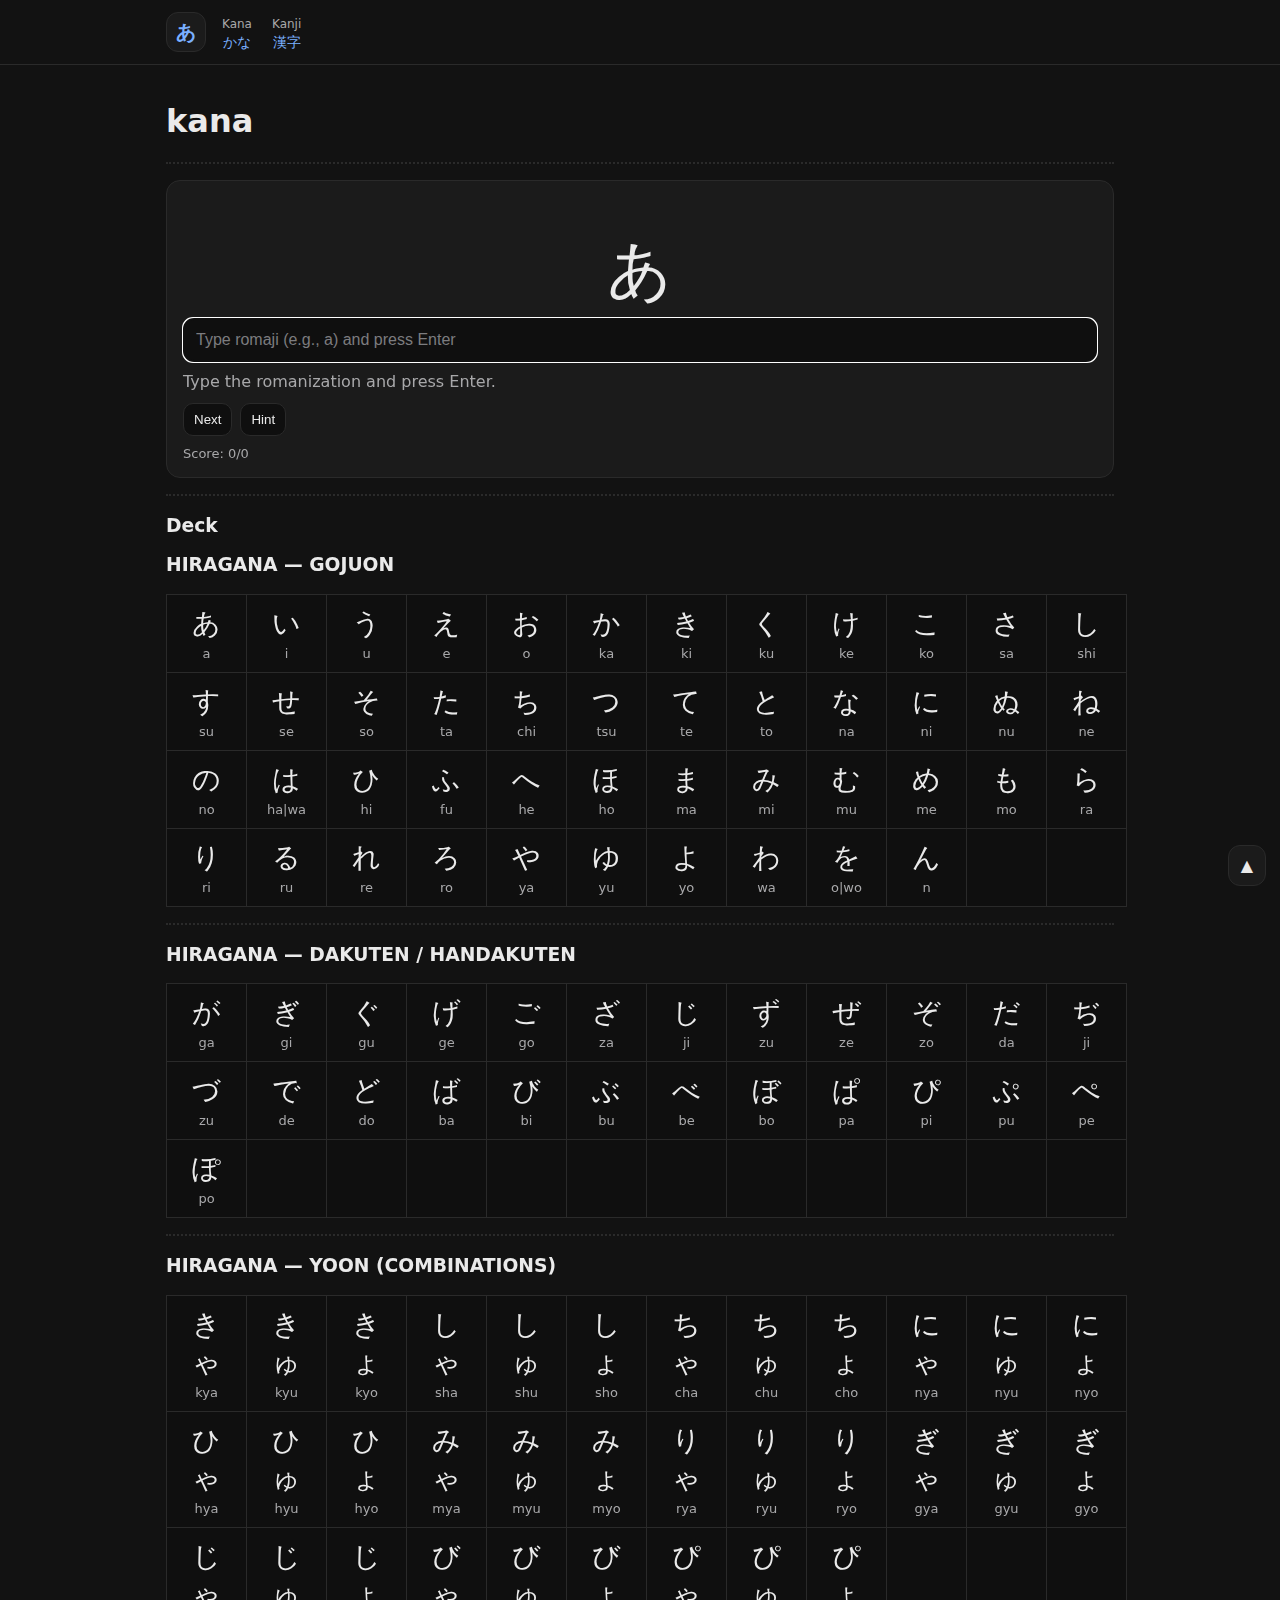
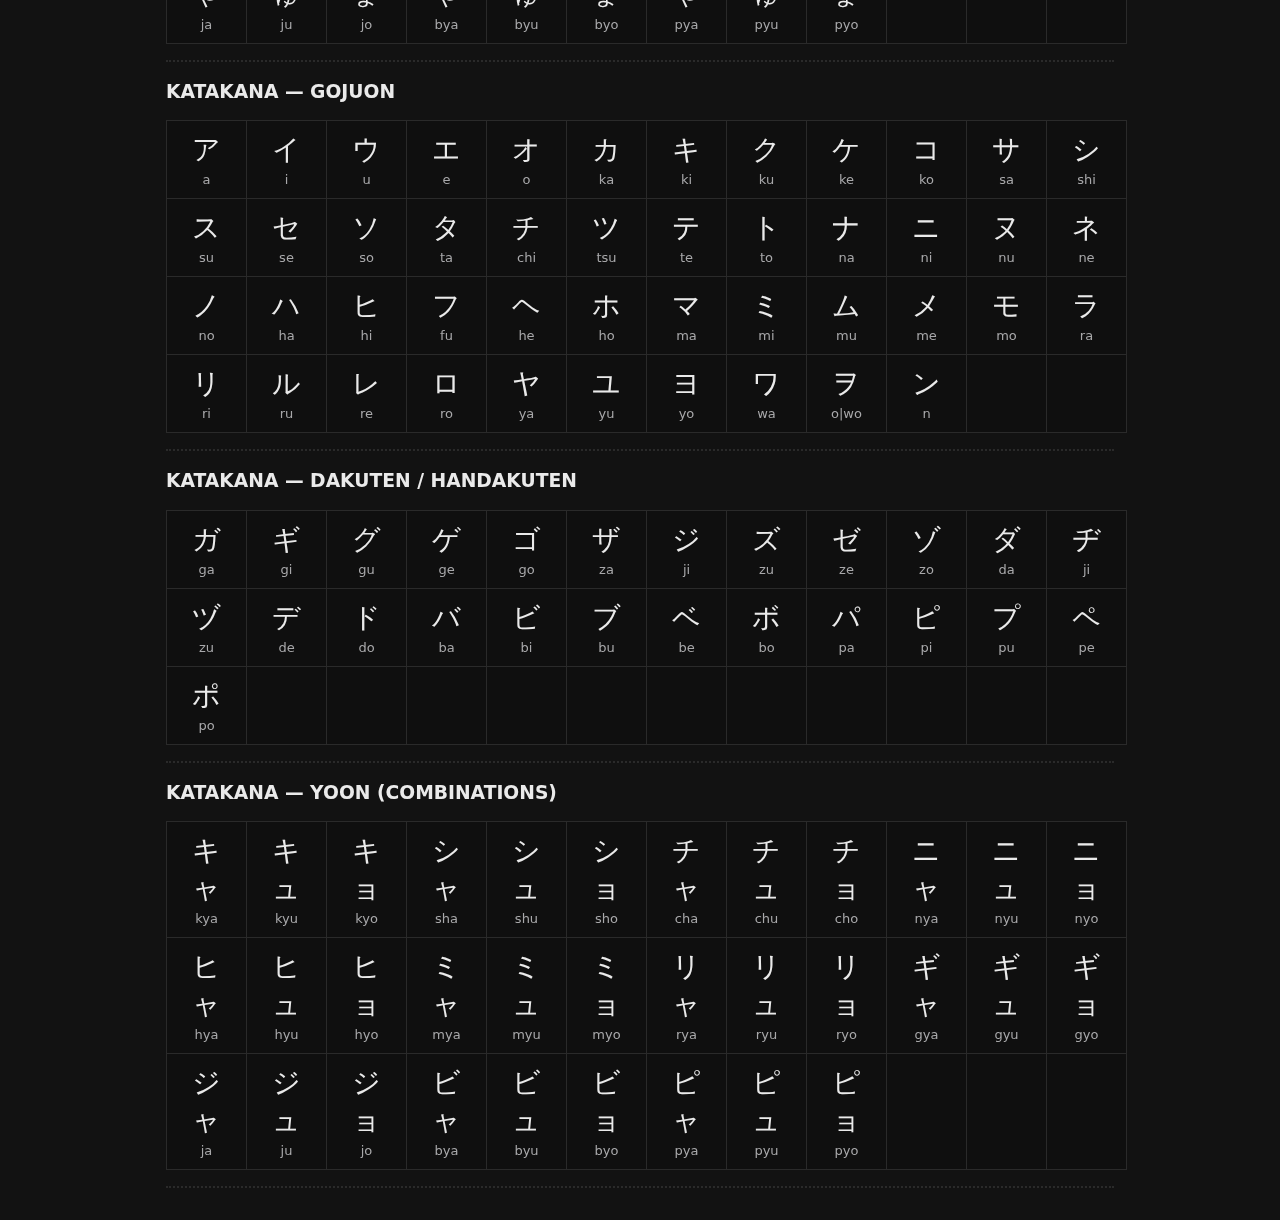
<file: learn/kana.html>
<!DOCTYPE html>
<html lang="en">
<head>
  <meta charset="utf-8" />
  <meta name="viewport" content="width=device-width, initial-scale=1" />
  <title>Kana</title>

  <!-- The favicon -->
  <link rel="icon" type="image/x-icon" href="../assets/joey.ico">

  <link rel="stylesheet" href="../css/gridtop2.css">
  <script src="../js/kana.js" defer></script>
</head>

<body data-deck="../decks/kana/kana.txt">
  <a id="top"></a>

  <!-- Top nav -->
  <div class="topnav-links-container">
    <a href="kana.html" class="logo">
      <span class="logo-text">あ</span>
    </a>

    <ul class="topnav-links">
      <li class="topnav-link-item">
        <span class="topnav-link-eng">Kana</span><br>
        <a class="topnav-link" href="kana.html">かな</a>
      </li>

      <li class="topnav-link-item">
        <span class="topnav-link-eng">Kanji</span><br>
        <a class="topnav-link" href="kanji.html">漢字</a>
      </li>
    </ul>
  </div>

  <hr class="brush">

  <main class="bodymargin">
    <h1>kana</h1>
    <hr class="dotted">

    <section id="kanabox">
      <div id="answer">&nbsp;</div>
      <div id="kana_con"><span id="kana">あ</span></div>

      <div id="input">
        <input type="text" id="input_box" placeholder="Type romaji (e.g., a) and press Enter" autofocus />
      </div>

      <div id="message">Type the romanization and press Enter.</div>

      <ul id="tools">
        <li><button id="tool_next" type="button">Next</button></li>
        <li><button id="tool_hint" type="button">Hint</button></li>
      </ul>

      <div id="count"></div>
    </section>

    <hr class="dotted">

    <h3>Deck</h3>
    <div id="deckTables"></div>
  </main>

  <a id="backtop" href="#top">▲</a>
</body>
</html>
</file>
<file: css/gridtop2.css>
/** Permanent Dark Mode Theme **/
:root {
  --bg: #121212;      /* greyish black */
  --fg: #eaeaea;      /* main text */
  --muted: #a8a8aa;   /* secondary text */
  --card: #1b1b1b;    /* panels */
  --border: #2a2a2a;  /* borders */
  --link: #7ab0ff;    /* links */
}

* { box-sizing: border-box; }

body {
  margin: 0;
  font-family: system-ui, -apple-system, Segoe UI, Roboto, Arial, sans-serif;
  background: var(--bg);
  color: var(--fg);
}

a { color: var(--link); text-decoration: none; }
a.underscore { text-decoration: underline; }

.bodymargin { padding: 16px; max-width: 980px; margin: 0 auto; }

/* --- Top navigation --- */
.topnav-links-container {
  display: flex;
  align-items: center;
  gap: 16px;
  padding: 12px 16px;
  max-width: 980px;
  margin: 0 auto;
}

.logo { display: inline-flex; align-items: center; gap: 10px; }
.logo-text {
  width: 40px; height: 40px;
  display: grid; place-items: center;
  border: 1px solid var(--border);
  border-radius: 12px;
  background: var(--card);
  font-weight: 700;
  font-size: 20px;
  line-height: 1;
}

#itazura { width: 44px; height: 44px; object-fit: contain; }

.topnav-links {
  display: flex;
  gap: 20px;
  list-style: none;
  padding: 0;
  margin: 0;
  flex-wrap: wrap;
}

.topnav-link-item { text-align: center; }
.topnav-link-eng { font-size: 12px; color: var(--muted); }
.topnav-link { font-size: 14px; }

/* separators */
hr.brush {
  border: 0;
  height: 1px;
  background: var(--border);
  margin: 0;
}

hr.dotted {
  border: 0;
  border-top: 2px dotted var(--border);
  margin: 16px 0;
}

/* --- Kana box --- */
#kanabox {
  background: var(--card);
  border: 1px solid var(--border);
  border-radius: 14px;
  padding: 16px;
}

#answer { min-height: 22px; color: var(--muted); }
#kana_con {
  font-size: 64px;
  text-align: center;
  padding: 8px 0 4px;
}

#input_box {
  width: 100%;
  padding: 12px;
  font-size: 16px;
  border: 1px solid var(--border);
  border-radius: 10px;
  background: #0f0f0f;
  color: var(--fg);
}

#input_box::placeholder { color: #7c7c7f; }

#tools {
  list-style: none;
  padding: 0;
  margin: 12px 0 0;
  display: flex;
  gap: 8px;
}

#tools button {
  padding: 8px 10px;
  border: 1px solid var(--border);
  background: #0f0f0f;
  color: var(--fg);
  border-radius: 10px;
  cursor: pointer;
}

#tools button:hover { background: #151515; }

#message { margin-top: 10px; color: var(--muted); }
#count { margin-top: 10px; font-size: 13px; color: var(--muted); }

/* table */
.kana-table { border-collapse: collapse; }
.kana-table td {
  padding: 10px 14px;
  border: 1px solid var(--border);
  text-align: center;
  min-width: 80px;
  background: #0f0f0f;
}

.kana { font-size: 28px; }
.romaji { color: var(--muted); font-size: 13px; }

/* back to top */
#backtop {
  position: fixed;
  right: 14px;
  bottom: 14px;
  padding: 10px 12px;
  background: var(--card);
  border: 1px solid var(--border);
  border-radius: 12px;
  color: var(--fg);
}
</file>
